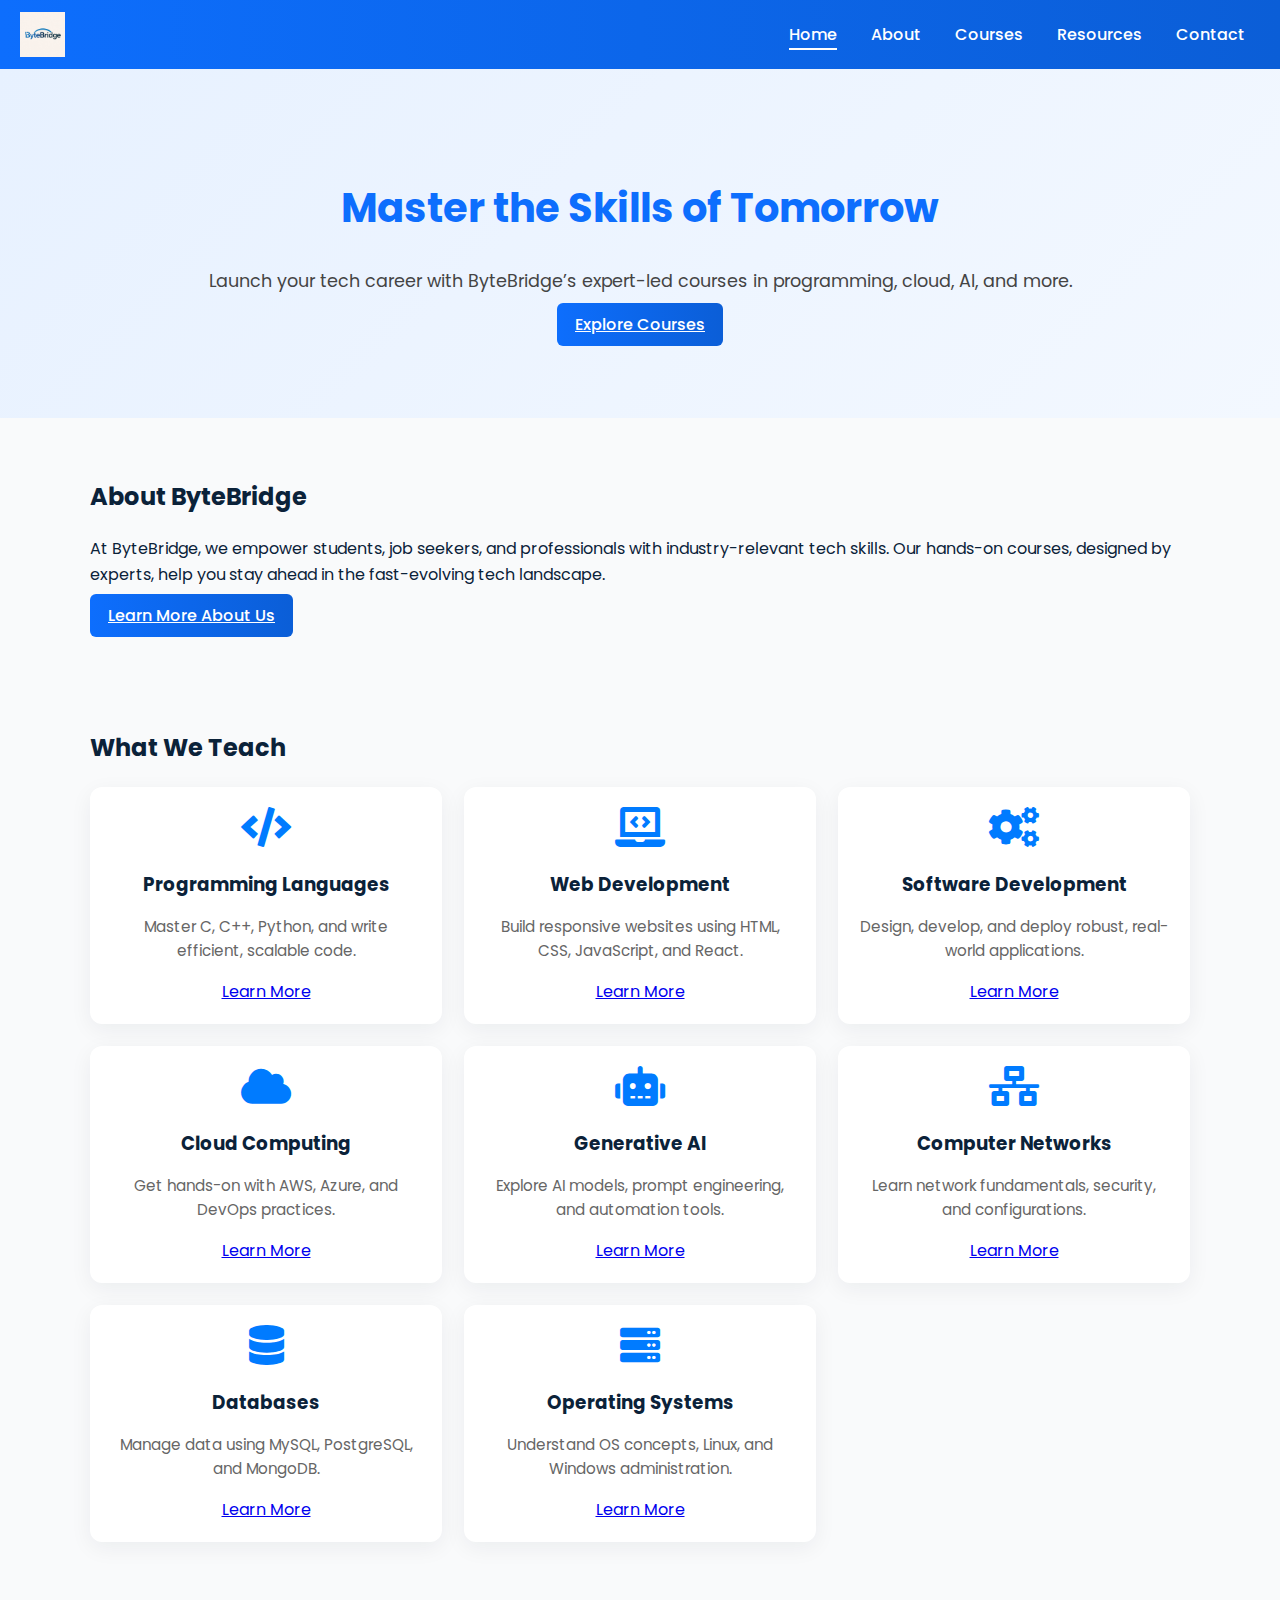
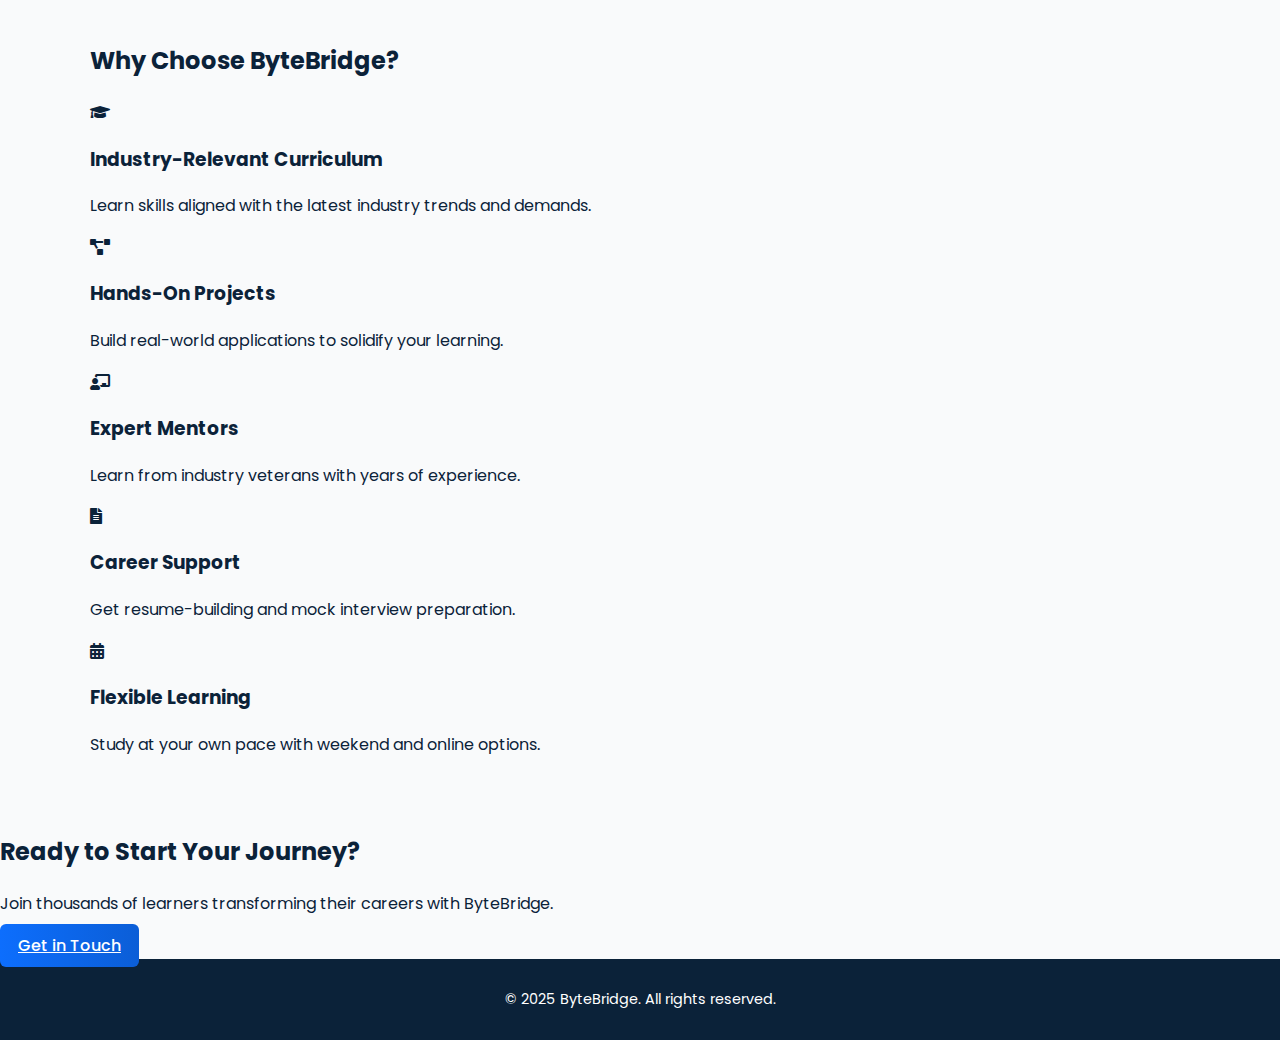
<file: index.html>
<!DOCTYPE html>
<html lang="en">
<head>
  <meta charset="UTF-8">
  <meta name="viewport" content="width=device-width, initial-scale=1.0">
  <title>ByteBridge - Learn, Build, Innovate</title>
  <link rel="stylesheet" href="css/style.css">
  <link rel="stylesheet" href="https://cdnjs.cloudflare.com/ajax/libs/font-awesome/5.15.4/css/all.min.css">
</head>
<body>
  <header>
    <img src="images/logo.jpeg" alt="ByteBridge Logo" class="logo">
    <nav>
      <a href="index.html" class="active">Home</a>
      <a href="about.html">About</a>
      <a href="courses.html">Courses</a>
      <a href="resources.html">Resources</a>
      <a href="contact.html">Contact</a>
    </nav>
  </header>

  <section class="hero">
    <div class="hero-content">
      <h1>Master the Skills of Tomorrow</h1>
      <p>Launch your tech career with ByteBridge’s expert-led courses in programming, cloud, AI, and more.</p>
      <a href="courses.html" class="btn">Explore Courses</a>
    </div>
  </section>

  <section class="content about-section">
    <h2>About ByteBridge</h2>
    <p>At ByteBridge, we empower students, job seekers, and professionals with industry-relevant tech skills. Our hands-on courses, designed by experts, help you stay ahead in the fast-evolving tech landscape.</p>
    <a href="about.html" class="btn secondary">Learn More About Us</a>
  </section>

  <section class="content courses-section">
    <h2>What We Teach</h2>
    <div class="course-grid">
      <div class="course-card show" data-category="programming">
        <i class="fas fa-code"></i>
        <h3>Programming Languages</h3>
        <p>Master C, C++, Python, and write efficient, scalable code.</p>
        <a href="courses.html" class="learn-more">Learn More</a>
      </div>
      <div class="course-card show" data-category="web">
        <i class="fas fa-laptop-code"></i>
        <h3>Web Development</h3>
        <p>Build responsive websites using HTML, CSS, JavaScript, and React.</p>
        <a href="courses.html" class="learn-more">Learn More</a>
      </div>
      <div class="course-card show" data-category="software">
        <i class="fas fa-cogs"></i>
        <h3>Software Development</h3>
        <p>Design, develop, and deploy robust, real-world applications.</p>
        <a href="courses.html" class="learn-more">Learn More</a>
      </div>
      <div class="course-card show" data-category="cloud">
        <i class="fas fa-cloud"></i>
        <h3>Cloud Computing</h3>
        <p>Get hands-on with AWS, Azure, and DevOps practices.</p>
        <a href="courses.html" class="learn-more">Learn More</a>
      </div>
      <div class="course-card show" data-category="generative-ai">
        <i class="fas fa-robot"></i>
        <h3>Generative AI</h3>
        <p>Explore AI models, prompt engineering, and automation tools.</p>
        <a href="courses.html" class="learn-more">Learn More</a>
      </div>
      <div class="course-card show" data-category="networks">
        <i class="fas fa-network-wired"></i>
        <h3>Computer Networks</h3>
        <p>Learn network fundamentals, security, and configurations.</p>
        <a href="courses.html" class="learn-more">Learn More</a>
      </div>
      <div class="course-card show" data-category="databases">
        <i class="fas fa-database"></i>
        <h3>Databases</h3>
        <p>Manage data using MySQL, PostgreSQL, and MongoDB.</p>
        <a href="courses.html" class="learn-more">Learn More</a>
      </div>
      <div class="course-card show" data-category="os">
        <i class="fas fa-server"></i>
        <h3>Operating Systems</h3>
        <p>Understand OS concepts, Linux, and Windows administration.</p>
        <a href="courses.html" class="learn-more">Learn More</a>
      </div>
    </div>
  </section>

  <section class="content why-choose-section">
    <h2>Why Choose ByteBridge?</h2>
    <div class="why-choose-grid">
      <div class="why-choose-card show">
        <i class="fas fa-graduation-cap"></i>
        <h3>Industry-Relevant Curriculum</h3>
        <p>Learn skills aligned with the latest industry trends and demands.</p>
      </div>
      <div class="why-choose-card show">
        <i class="fas fa-project-diagram"></i>
        <h3>Hands-On Projects</h3>
        <p>Build real-world applications to solidify your learning.</p>
      </div>
      <div class="why-choose-card show">
        <i class="fas fa-chalkboard-teacher"></i>
        <h3>Expert Mentors</h3>
        <p>Learn from industry veterans with years of experience.</p>
      </div>
      <div class="why-choose-card show">
        <i class="fas fa-file-alt"></i>
        <h3>Career Support</h3>
        <p>Get resume-building and mock interview preparation.</p>
      </div>
      <div class="why-choose-card show">
        <i class="fas fa-calendar-alt"></i>
        <h3>Flexible Learning</h3>
        <p>Study at your own pace with weekend and online options.</p>
      </div>
    </div>
  </section>

  <section class="cta-section">
    <h2>Ready to Start Your Journey?</h2>
    <p>Join thousands of learners transforming their careers with ByteBridge.</p>
    <a href="contact.html" class="btn">Get in Touch</a>
  </section>

  <footer>
    <p>&copy; 2025 ByteBridge. All rights reserved.</p>
  </footer>

  <script src="js/script.js"></script>
</body>
</html>
</file>
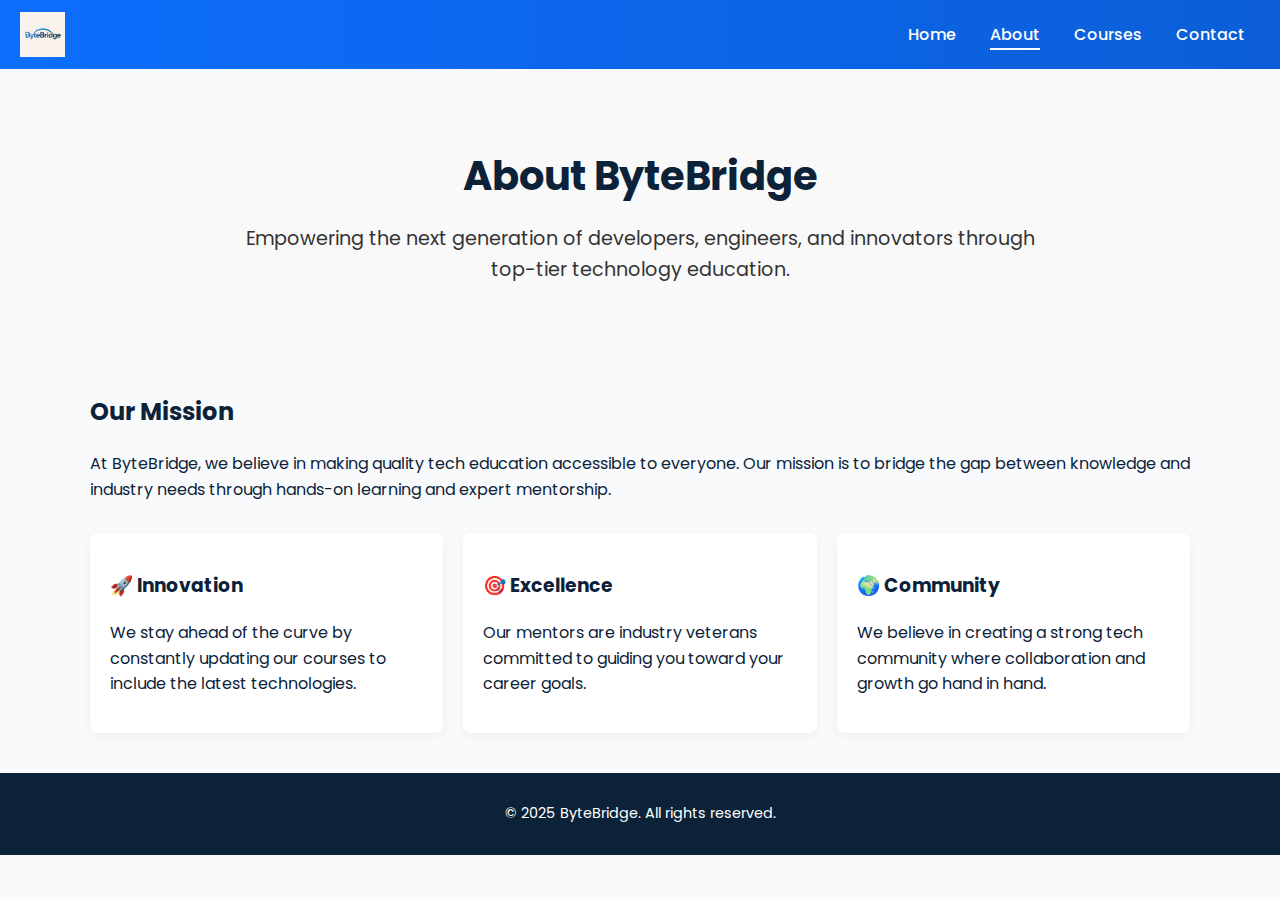
<file: about.html>
<!DOCTYPE html>
<html lang="en">
<head>
  <meta charset="UTF-8">
  <meta name="viewport" content="width=device-width, initial-scale=1.0">
  <title>About Us - ByteBridge</title>
  <link rel="stylesheet" href="css/style.css">
</head>
<body>
  <header>
    <img src="images/logo.jpeg" alt="ByteBridge Logo" class="logo">
    <nav>
      <a href="index.html">Home</a>
      <a href="about.html" class="active">About</a>
      <a href="courses.html">Courses</a>
      <a href="contact.html">Contact</a>
    </nav>
  </header>

 <section class="about-hero">
  <div class="about-text">
    <h1>About ByteBridge</h1>
    <p>Empowering the next generation of developers, engineers, and innovators through top-tier technology education.</p>
  </div>
</section>

<section class="content">
  <h2>Our Mission</h2>
  <p>At ByteBridge, we believe in making quality tech education accessible to everyone. Our mission is to bridge the gap between knowledge and industry needs through hands-on learning and expert mentorship.</p>

  <div class="values-grid">
    <div class="value-card">
      <h3>🚀 Innovation</h3>
      <p>We stay ahead of the curve by constantly updating our courses to include the latest technologies.</p>
    </div>
    <div class="value-card">
      <h3>🎯 Excellence</h3>
      <p>Our mentors are industry veterans committed to guiding you toward your career goals.</p>
    </div>
    <div class="value-card">
      <h3>🌍 Community</h3>
      <p>We believe in creating a strong tech community where collaboration and growth go hand in hand.</p>
    </div>
  </div>
</section>


  <footer>
    <p>&copy; 2025 ByteBridge. All rights reserved.</p>
  </footer>
</body>
</html>
</file>
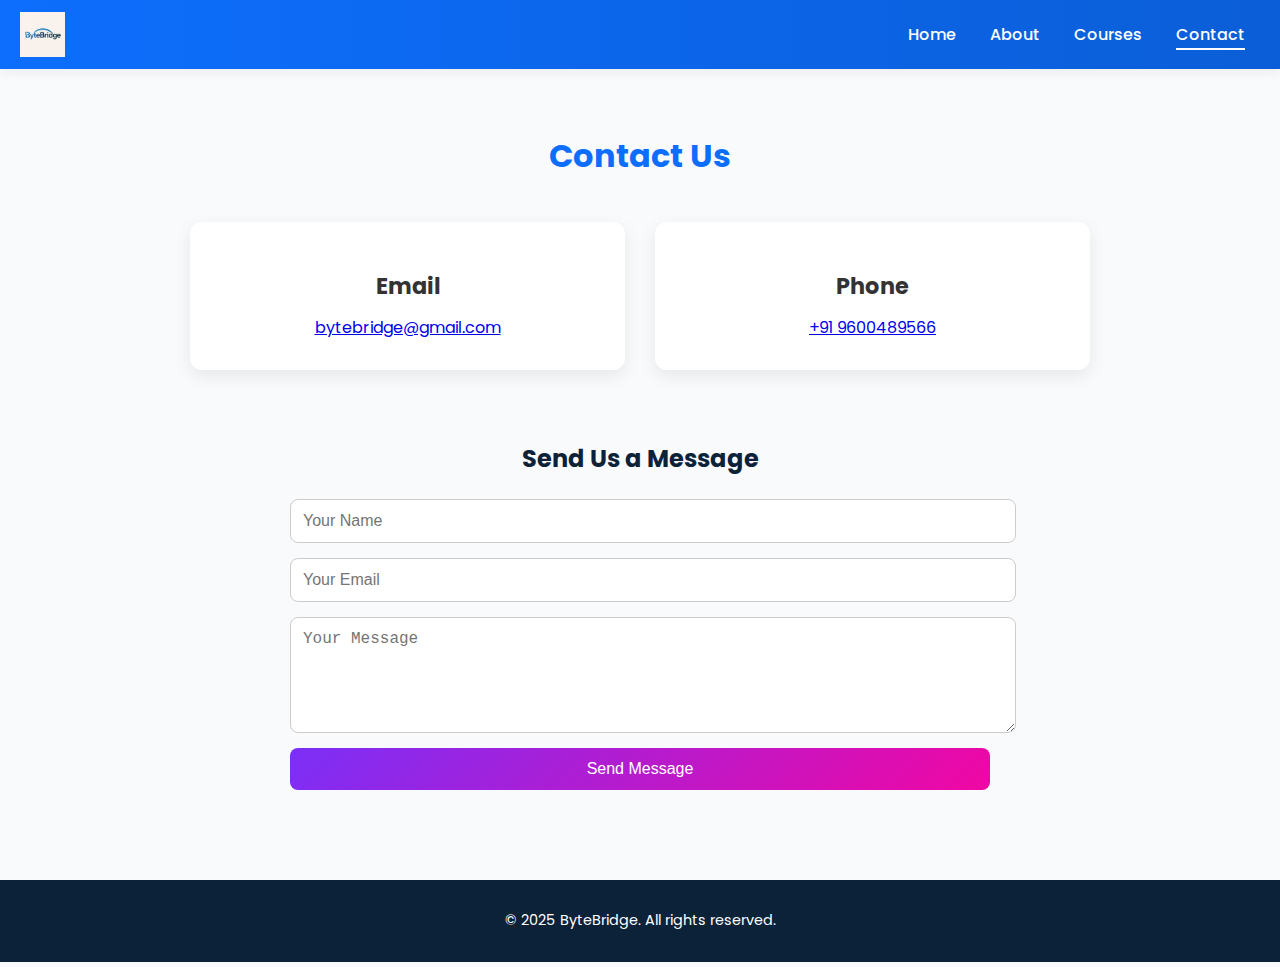
<file: contact.html>
<!DOCTYPE html>
<html lang="en">
<head>
  <meta charset="UTF-8">
  <meta name="viewport" content="width=device-width, initial-scale=1.0">
  <title>Contact - ByteBridge</title>
  <link rel="stylesheet" href="css/style.css">
  <style>
    .contact-container {
      max-width: 900px;
      margin: auto;
      padding: 20px;
      display: grid;
      grid-template-columns: repeat(auto-fit, minmax(300px, 1fr));
      gap: 30px;
    }

    .contact-card {
      background: white;
      padding: 25px;
      border-radius: 12px;
      box-shadow: 0 6px 18px rgba(0, 0, 0, 0.08);
      transition: transform 0.3s ease, box-shadow 0.3s ease;
      text-align: center;
    }

    .contact-card:hover {
      transform: translateY(-5px);
      box-shadow: 0 10px 25px rgba(0, 0, 0, 0.12);
    }

    .contact-card h3 {
      margin-bottom: 10px;
      font-size: 1.4rem;
      color: #333;
    }

    .contact-card p {
      margin: 5px 0;
      font-size: 1rem;
      color: #555;
    }

    .contact-form {
      display: flex;
      flex-direction: column;
      gap: 15px;
    }

    .contact-form input,
    .contact-form textarea {
      padding: 12px;
      border: 1px solid #ccc;
      border-radius: 8px;
      font-size: 1rem;
      width: 100%;
    }

    .contact-form button {
      background: linear-gradient(135deg, #7b2ff7, #f107a3);
      color: white;
      padding: 12px;
      border: none;
      border-radius: 8px;
      cursor: pointer;
      font-size: 1rem;
      transition: background 0.3s ease;
    }

    .contact-form button:hover {
      background: linear-gradient(135deg, #f107a3, #7b2ff7);
    }
  </style>
</head>
<body>
  <header>
    <img src="images/logo.jpeg" alt="ByteBridge Logo" class="logo">
    <nav>
      <a href="index.html">Home</a>
      <a href="about.html">About</a>
      <a href="courses.html">Courses</a>
      <a href="contact.html" class="active">Contact</a>
    </nav>
  </header>

  <section class="content">
    <h1 style="text-align:center;">Contact Us</h1>
    <div class="contact-container">
      <!-- Contact Info -->
      <div class="contact-card">
        <h3>Email</h3>
        <p><a href="mailto:bytebridge@gmail.com">bytebridge@gmail.com</a></p>
      </div>
      <div class="contact-card">
        <h3>Phone</h3>
        <p><a href="tel:+919600489566">+91 9600489566</a></p>
      </div>
    </div>

    <!-- Contact Form -->
    <div style="max-width:700px;margin:50px auto;">
      <h2 style="text-align:center;margin-bottom:20px;">Send Us a Message</h2>
      <form class="contact-form">
        <input type="text" placeholder="Your Name" required>
        <input type="email" placeholder="Your Email" required>
        <textarea rows="5" placeholder="Your Message" required></textarea>
        <button type="submit">Send Message</button>
      </form>
    </div>
  </section>

  <footer>
    <p>&copy; 2025 ByteBridge. All rights reserved.</p>
  </footer>
</body>
</html>
</file>
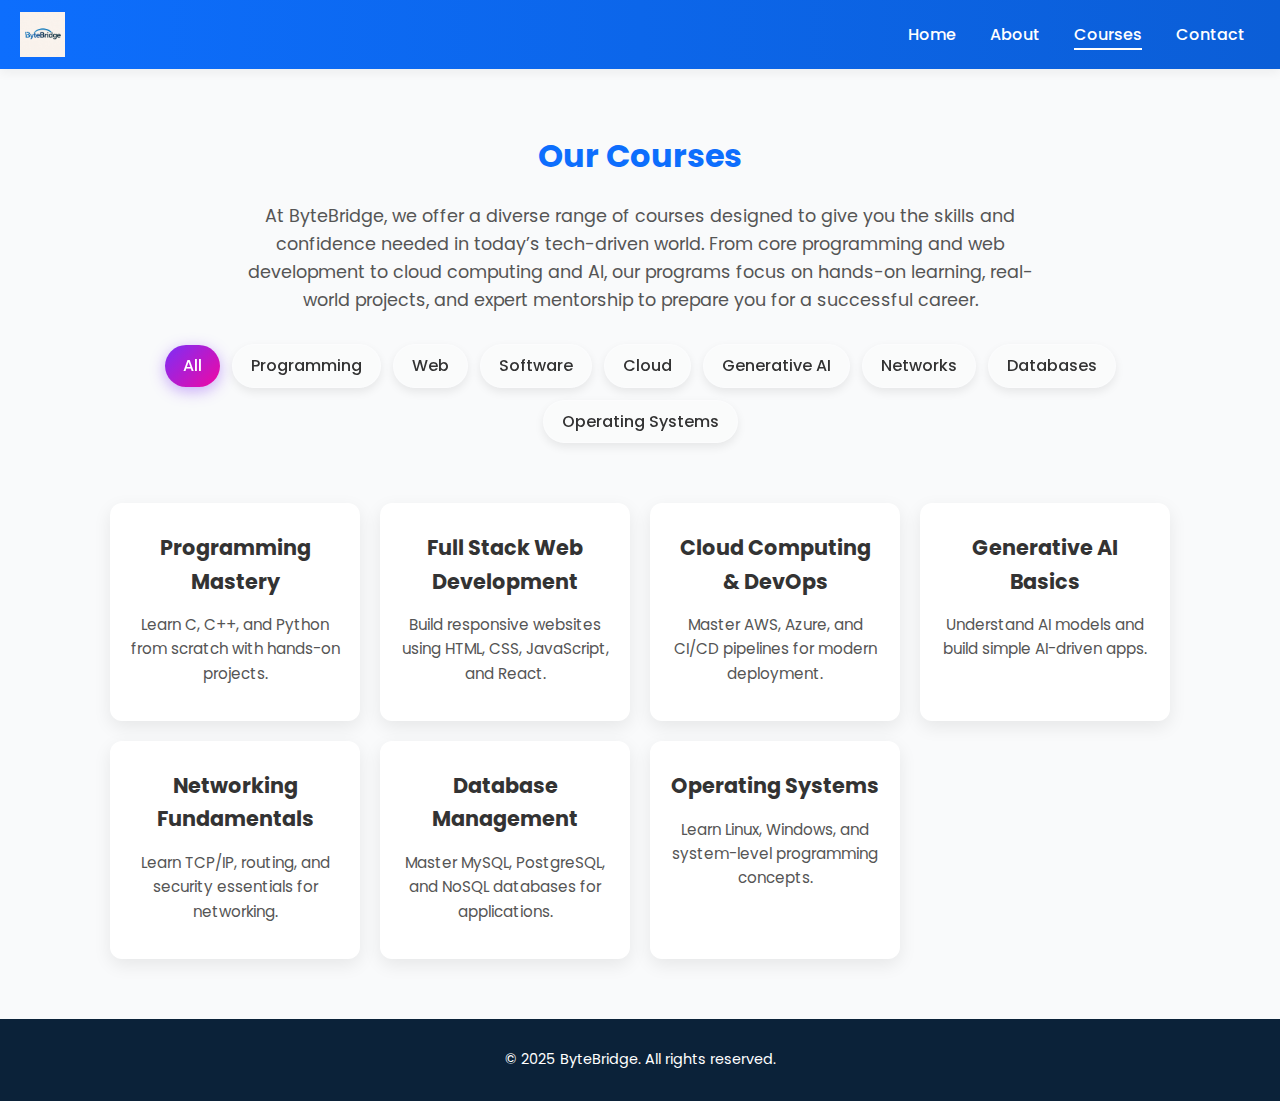
<file: courses.html>
<!DOCTYPE html>
<html lang="en">
<head>
  <meta charset="UTF-8">
  <meta name="viewport" content="width=device-width, initial-scale=1.0">
  <title>Courses - ByteBridge</title>
  <link rel="stylesheet" href="css/style.css">
  <style>
    /* Intro Text */
    .intro-text {
      max-width: 800px;
      margin: 0 auto 30px;
      text-align: center;
      font-size: 1.1rem;
      color: #555;
      line-height: 1.6;
    }

    /* Filter bar */
    .filter-bar {
      display: flex;
      justify-content: center;
      flex-wrap: wrap;
      gap: 12px;
      margin-bottom: 40px;
    }

    /* Glassmorphism filter pills */
    .filter-pill {
      padding: 8px 18px;
      border-radius: 50px;
      backdrop-filter: blur(10px);
      background: rgba(255, 255, 255, 0.2);
      border: 1px solid rgba(255, 255, 255, 0.3);
      color: #333;
      cursor: pointer;
      font-weight: 500;
      transition: all 0.3s ease;
      box-shadow: 0 4px 10px rgba(0,0,0,0.08);
    }

    .filter-pill.active {
      background: linear-gradient(135deg, #7b2ff7, #f107a3);
      color: white;
      border: none;
      box-shadow: 0 4px 15px rgba(123, 47, 247, 0.4);
    }

    .filter-pill:hover {
      transform: translateY(-2px);
    }

    /* Course cards styling */
    .courses-container {
      display: grid;
      grid-template-columns: repeat(auto-fit, minmax(250px, 1fr));
      gap: 20px;
      padding: 20px;
      max-width: 1100px;
      margin: auto;
    }

    .course-card {
      background: white;
      border-radius: 12px;
      box-shadow: 0 6px 18px rgba(0, 0, 0, 0.08);
      padding: 20px;
      text-align: center;
      opacity: 0;
      transform: translateY(20px);
      transition: all 0.4s ease;
    }

    .course-card.show {
      opacity: 1;
      transform: translateY(0);
    }

    .course-card.hidden {
      display: none;
    }

    .course-card h3 {
      margin-bottom: 10px;
      font-size: 1.3rem;
      color: #333;
    }

    .course-card p {
      color: #555;
      font-size: 0.95rem;
    }

    .course-card:hover {
      transform: translateY(-5px);
      box-shadow: 0 10px 20px rgba(0, 0, 0, 0.12);
    }
  </style>
</head>
<body>
  <header>
    <img src="images/logo.jpeg" alt="ByteBridge Logo" class="logo">
    <nav>
      <a href="index.html">Home</a>
      <a href="about.html">About</a>
      <a href="courses.html" class="active">Courses</a>
      <a href="contact.html">Contact</a>
    </nav>
  </header>

  <section class="content">
    <h1 style="text-align:center;">Our Courses</h1>
    <p class="intro-text">
      At ByteBridge, we offer a diverse range of courses designed to give you the skills and confidence
      needed in today’s tech-driven world. From core programming and web development to cloud computing
      and AI, our programs focus on hands-on learning, real-world projects, and expert mentorship to
      prepare you for a successful career.
    </p>

    <!-- Filter Buttons -->
    <div class="filter-bar">
      <span class="filter-pill active" data-filter="all">All</span>
      <span class="filter-pill" data-filter="programming">Programming</span>
      <span class="filter-pill" data-filter="web">Web</span>
      <span class="filter-pill" data-filter="software">Software</span>
      <span class="filter-pill" data-filter="cloud">Cloud</span>
      <span class="filter-pill" data-filter="generative-ai">Generative AI</span>
      <span class="filter-pill" data-filter="networks">Networks</span>
      <span class="filter-pill" data-filter="databases">Databases</span>
      <span class="filter-pill" data-filter="os">Operating Systems</span>
    </div>

    <!-- Course Cards -->
    <div class="courses-container">
      <div class="course-card" data-category="programming">
        <h3>Programming Mastery</h3>
        <p>Learn C, C++, and Python from scratch with hands-on projects.</p>
      </div>

      <div class="course-card" data-category="web">
        <h3>Full Stack Web Development</h3>
        <p>Build responsive websites using HTML, CSS, JavaScript, and React.</p>
      </div>

      <div class="course-card" data-category="cloud">
        <h3>Cloud Computing & DevOps</h3>
        <p>Master AWS, Azure, and CI/CD pipelines for modern deployment.</p>
      </div>

      <div class="course-card" data-category="generative-ai">
        <h3>Generative AI Basics</h3>
        <p>Understand AI models and build simple AI-driven apps.</p>
      </div>

      <div class="course-card" data-category="networks">
        <h3>Networking Fundamentals</h3>
        <p>Learn TCP/IP, routing, and security essentials for networking.</p>
      </div>

      <div class="course-card" data-category="databases">
        <h3>Database Management</h3>
        <p>Master MySQL, PostgreSQL, and NoSQL databases for applications.</p>
      </div>

      <div class="course-card" data-category="os">
        <h3>Operating Systems</h3>
        <p>Learn Linux, Windows, and system-level programming concepts.</p>
      </div>
    </div>
  </section>

  <footer>
    <p>&copy; 2025 ByteBridge. All rights reserved.</p>
  </footer>

  <script src="js/script.js"></script>
</body>
</html>
</file>
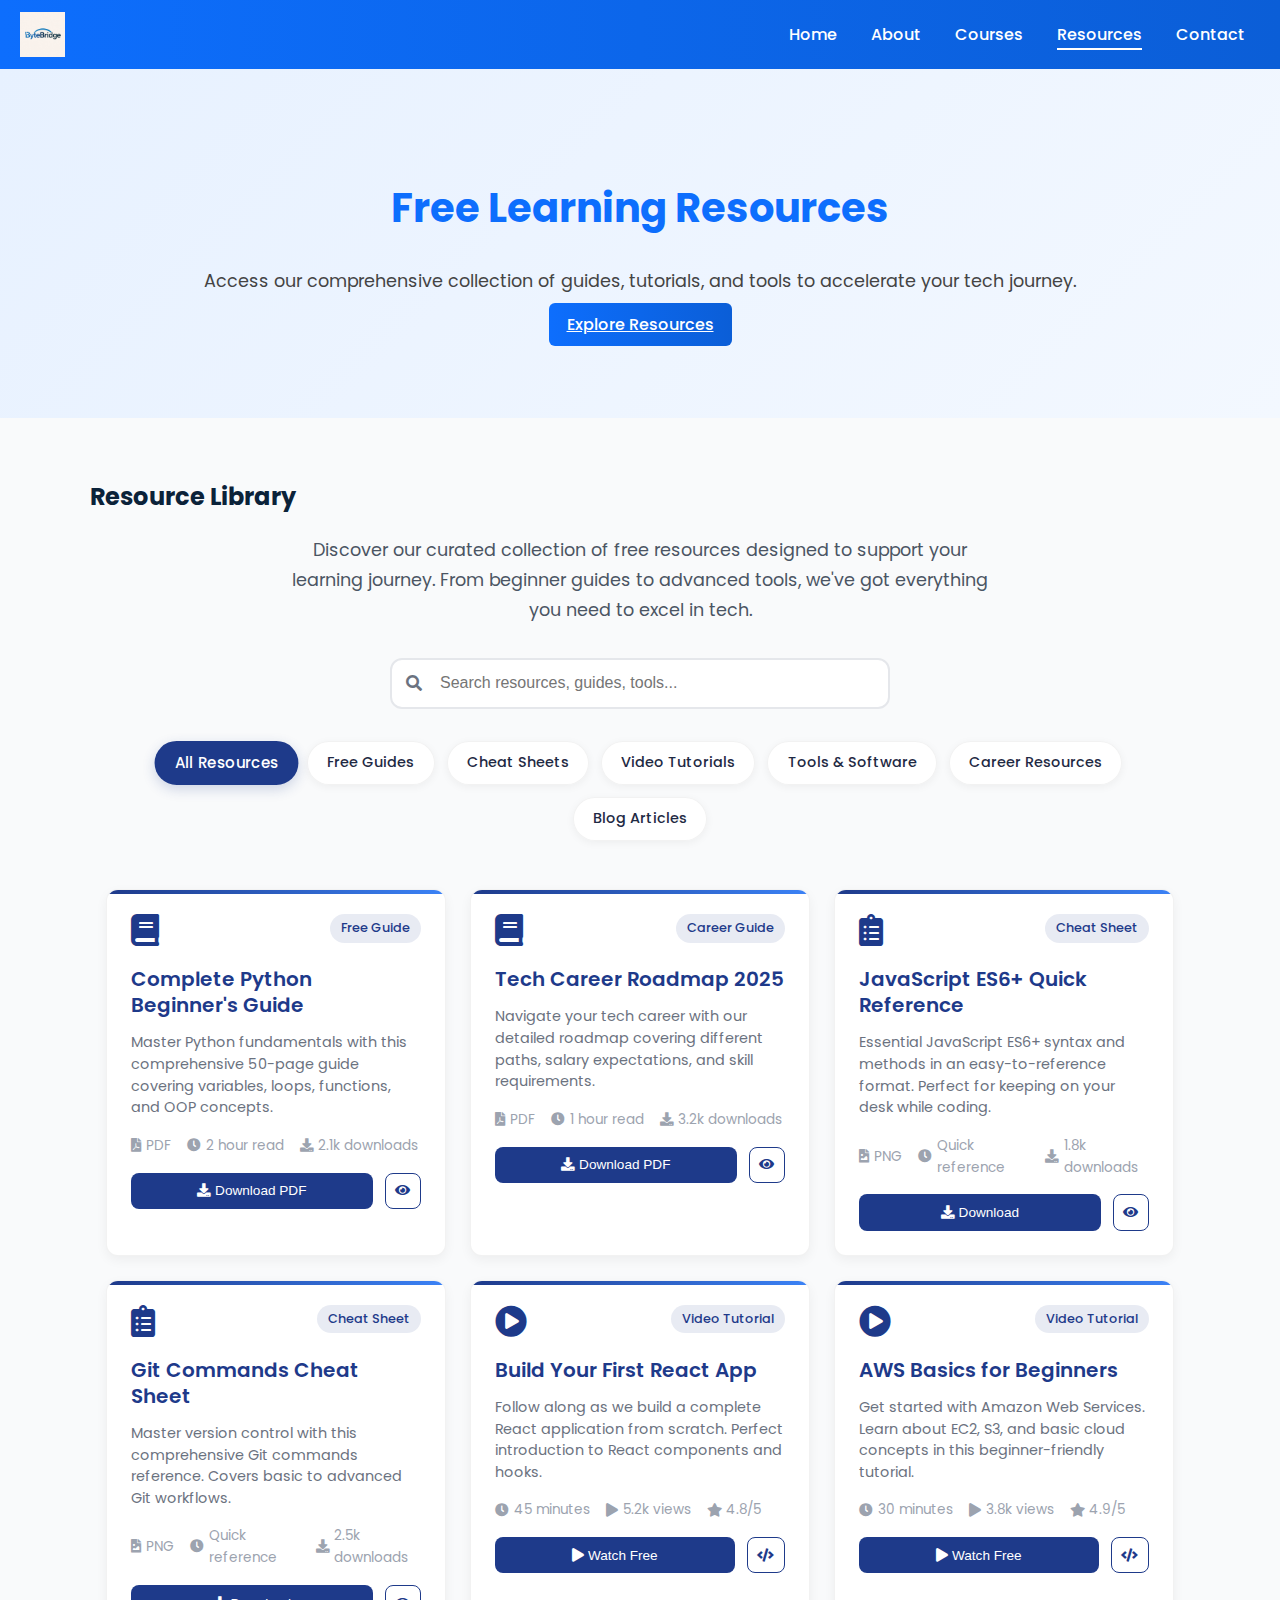
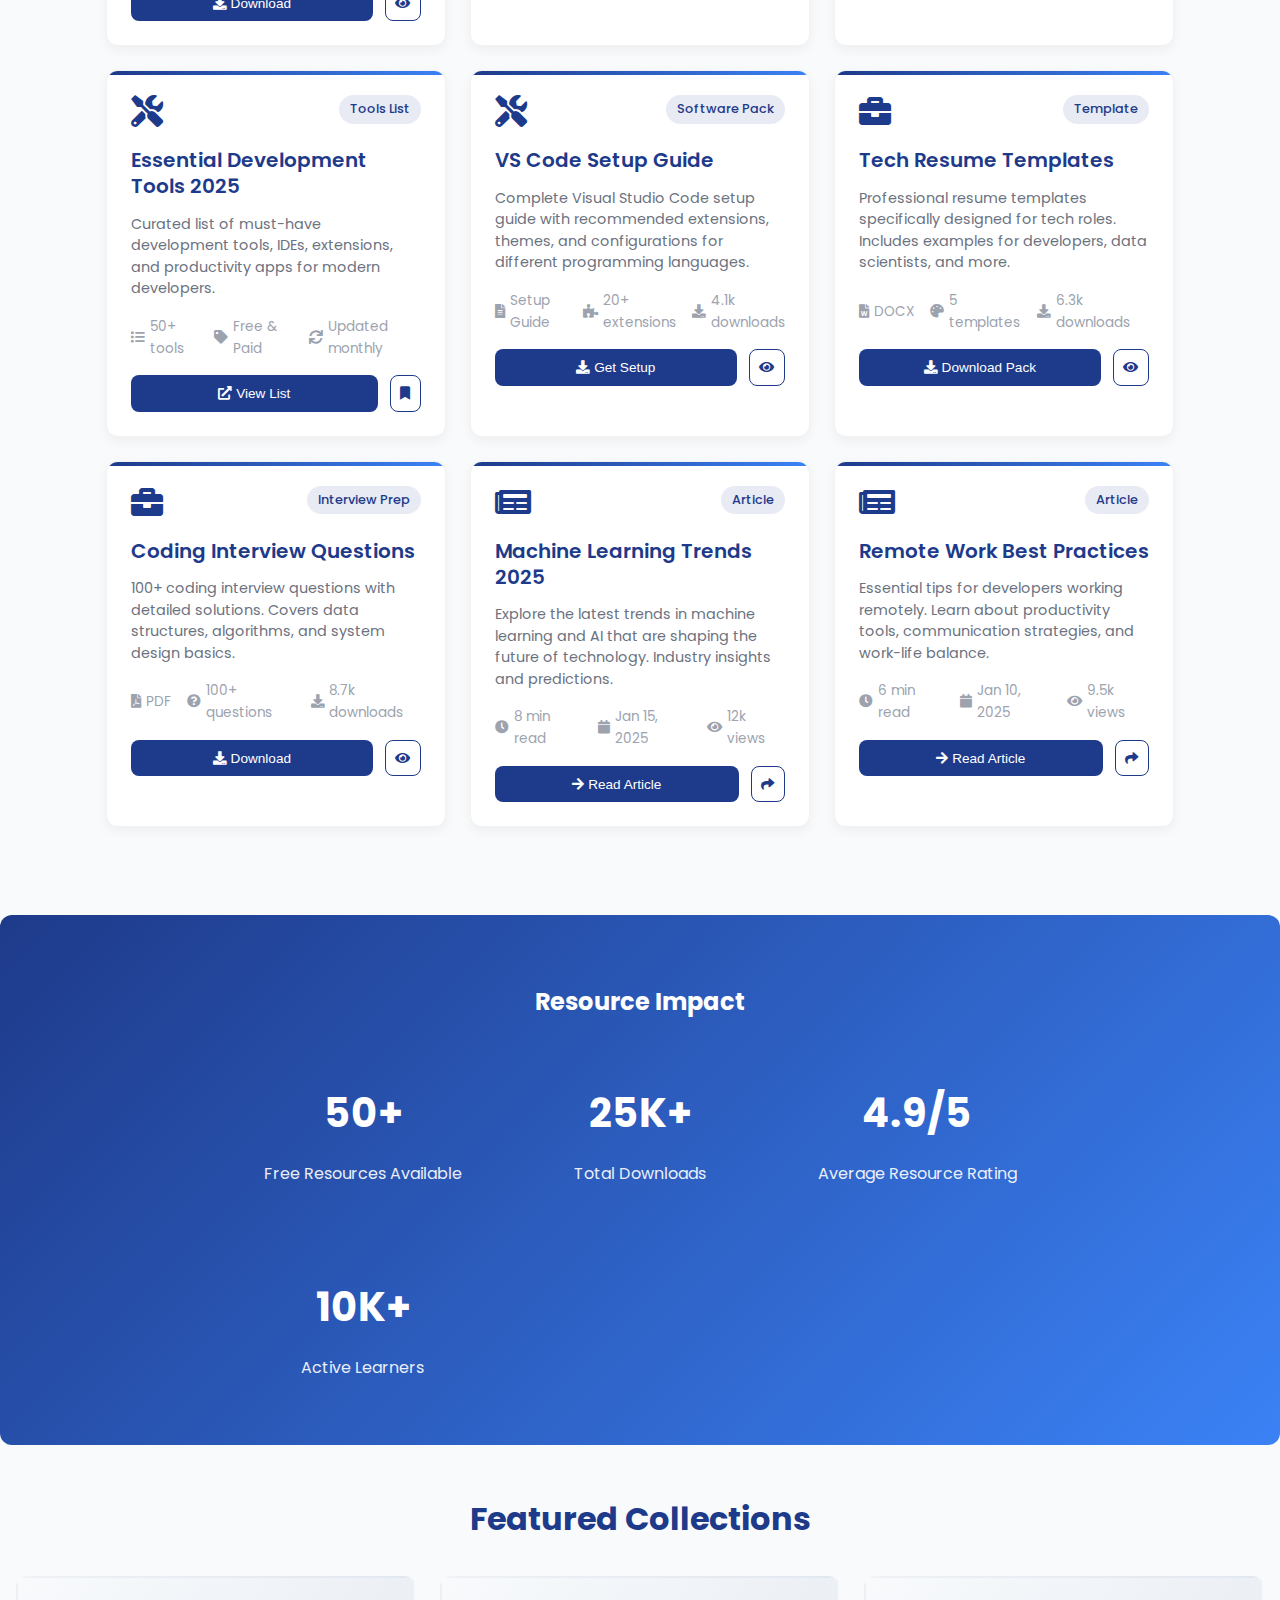
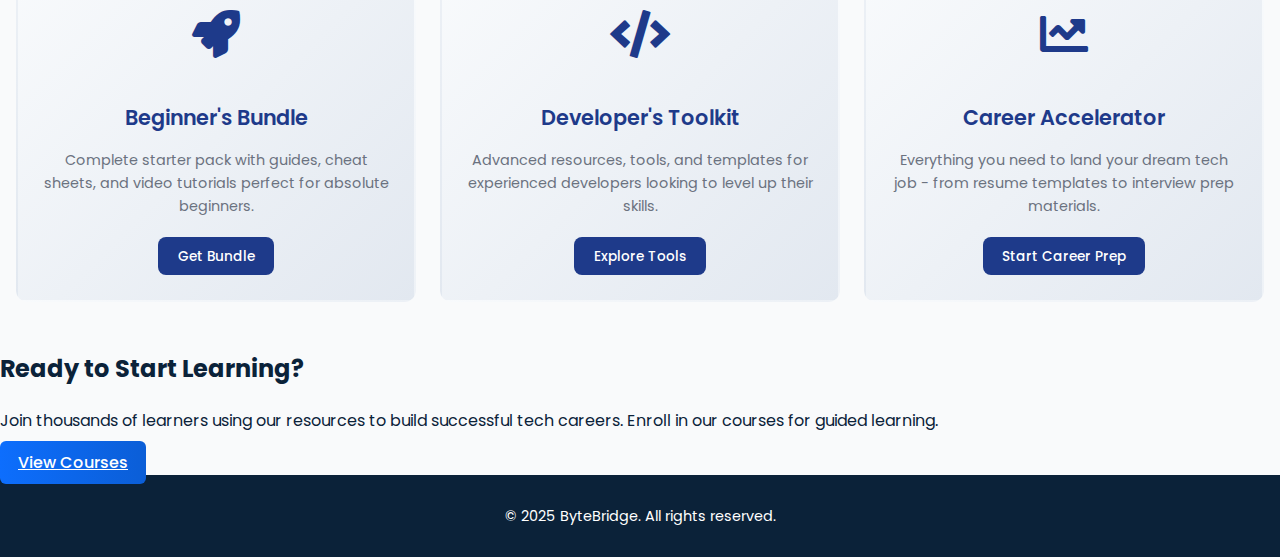
<file: resources.html>
<!DOCTYPE html>
<html lang="en">
<head>
  <meta charset="UTF-8">
  <meta name="viewport" content="width=device-width, initial-scale=1.0">
  <title>Resources - ByteBridge</title>
  <link rel="stylesheet" href="css/style.css">
  <link rel="stylesheet" href="https://cdnjs.cloudflare.com/ajax/libs/font-awesome/5.15.4/css/all.min.css">
  <style>
    /* Additional styles for resources page while maintaining theme consistency */
    .intro-text {
      max-width: 700px;
      margin: 0 auto 2rem;
      text-align: center;
      font-size: 1.1rem;
      color: #4b5563;
      line-height: 1.7;
    }

    .search-bar {
      max-width: 500px;
      margin: 0 auto 2rem;
      position: relative;
    }

    .search-input {
      width: 100%;
      padding: 0.9rem 1rem 0.9rem 3rem;
      border: 2px solid #e5e7eb;
      border-radius: 12px;
      font-size: 1rem;
      background: white;
      transition: all 0.3s ease;
      box-sizing: border-box;
    }

    .search-input:focus {
      border-color: #1e3a8a;
      outline: none;
      box-shadow: 0 0 0 3px rgba(30, 58, 138, 0.1);
    }

    .search-icon {
      position: absolute;
      left: 1rem;
      top: 50%;
      transform: translateY(-50%);
      color: #6b7280;
      font-size: 1rem;
    }

    .filter-bar {
      display: flex;
      justify-content: center;
      flex-wrap: wrap;
      gap: 0.75rem;
      margin-bottom: 3rem;
      padding: 0 1rem;
    }

    .filter-pill {
      padding: 0.6rem 1.2rem;
      border-radius: 9999px;
      background: rgba(255, 255, 255, 0.9);
      border: 1px solid rgba(0, 0, 0, 0.05);
      color: #1f2a44;
      font-size: 0.9rem;
      font-weight: 500;
      cursor: pointer;
      transition: all 0.3s ease;
      box-shadow: 0 2px 8px rgba(0, 0, 0, 0.05);
    }

    .filter-pill.active {
      background: #1e3a8a;
      color: white;
      border: none;
      box-shadow: 0 4px 12px rgba(30, 58, 138, 0.2);
      transform: scale(1.05);
    }

    .filter-pill:hover {
      transform: translateY(-2px) scale(1.05);
      box-shadow: 0 4px 12px rgba(0, 0, 0, 0.1);
    }

    .resources-grid {
      display: grid;
      grid-template-columns: repeat(auto-fit, minmax(300px, 1fr));
      gap: 1.5rem;
      padding: 0 1rem;
    }

    .resource-card {
      background: white;
      border-radius: 12px;
      padding: 1.5rem;
      box-shadow: 0 4px 12px rgba(0, 0, 0, 0.05);
      border: 1px solid rgba(0, 0, 0, 0.05);
      transition: all 0.4s ease;
      position: relative;
      overflow: hidden;
    }

    .resource-card::before {
      content: '';
      position: absolute;
      top: 0;
      left: 0;
      right: 0;
      height: 4px;
      background: linear-gradient(90deg, #1e3a8a, #3b82f6);
    }

    .resource-card.hidden {
      display: none;
    }

    .resource-card:hover {
      transform: translateY(-5px);
      box-shadow: 0 8px 20px rgba(0, 0, 0, 0.12);
    }

    .resource-header {
      display: flex;
      align-items: flex-start;
      justify-content: space-between;
      margin-bottom: 1rem;
    }

    .resource-icon {
      font-size: 2rem;
      color: #1e3a8a;
      margin-right: 1rem;
      flex-shrink: 0;
    }

    .resource-type {
      font-size: 0.8rem;
      background: rgba(30, 58, 138, 0.1);
      color: #1e3a8a;
      padding: 0.25rem 0.7rem;
      border-radius: 9999px;
      font-weight: 500;
      flex-shrink: 0;
    }

    .resource-card h3 {
      font-size: 1.25rem;
      font-weight: 600;
      color: #1e3a8a;
      margin-bottom: 0.5rem;
      line-height: 1.3;
    }

    .resource-description {
      font-size: 0.9rem;
      color: #6b7280;
      margin-bottom: 1rem;
      line-height: 1.5;
    }

    .resource-meta {
      display: flex;
      align-items: center;
      gap: 1rem;
      margin-bottom: 1rem;
      font-size: 0.85rem;
      color: #9ca3af;
    }

    .resource-meta span {
      display: flex;
      align-items: center;
      gap: 0.3rem;
    }

    .resource-actions {
      display: flex;
      gap: 0.75rem;
      margin-top: auto;
    }

    .btn-download {
      flex: 1;
      display: inline-block;
      padding: 0.6rem 1rem;
      background: #1e3a8a;
      color: white;
      text-decoration: none;
      font-size: 0.85rem;
      font-weight: 500;
      border-radius: 8px;
      text-align: center;
      transition: all 0.3s ease;
      border: none;
      cursor: pointer;
    }

    .btn-download:hover {
      background: #3b82f6;
      transform: translateY(-1px);
    }

    .btn-preview {
      padding: 0.6rem;
      background: transparent;
      border: 1px solid #1e3a8a;
      color: #1e3a8a;
      border-radius: 8px;
      cursor: pointer;
      transition: all 0.3s ease;
    }

    .btn-preview:hover {
      background: #1e3a8a;
      color: white;
    }

    .stats-section {
      background: linear-gradient(135deg, #1e3a8a, #3b82f6);
      color: white;
      padding: 3rem 1.5rem;
      margin: 3rem 0;
      border-radius: 12px;
      text-align: center;
    }

    .stats-grid {
      display: grid;
      grid-template-columns: repeat(auto-fit, minmax(200px, 1fr));
      gap: 2rem;
      max-width: 800px;
      margin: 0 auto;
    }

    .stat-item h3 {
      font-size: 2.5rem;
      font-weight: 700;
      margin-bottom: 0.5rem;
    }

    .stat-item p {
      font-size: 1rem;
      opacity: 0.9;
    }

    .featured-section {
      margin: 3rem 0;
    }

    .featured-section h2 {
      text-align: center;
      color: #1e3a8a;
      font-size: 2rem;
      margin-bottom: 2rem;
    }

    .featured-grid {
      display: grid;
      grid-template-columns: repeat(auto-fit, minmax(280px, 1fr));
      gap: 1.5rem;
      padding: 0 1rem;
    }

    .featured-card {
      background: linear-gradient(135deg, #f8fafc, #e2e8f0);
      border-radius: 12px;
      padding: 2rem 1.5rem;
      text-align: center;
      transition: all 0.3s ease;
      border: 2px solid transparent;
    }

    .featured-card:hover {
      border-color: #1e3a8a;
      transform: translateY(-3px);
    }

    .featured-card i {
      font-size: 3rem;
      color: #1e3a8a;
      margin-bottom: 1rem;
    }

    .featured-card h4 {
      font-size: 1.3rem;
      font-weight: 600;
      color: #1e3a8a;
      margin-bottom: 0.5rem;
    }

    .featured-card p {
      color: #6b7280;
      font-size: 0.9rem;
      margin-bottom: 1.5rem;
    }

    .featured-card .btn {
      background: #1e3a8a;
      color: white;
      padding: 0.6rem 1.2rem;
      border-radius: 8px;
      text-decoration: none;
      font-size: 0.85rem;
      font-weight: 500;
      transition: all 0.3s ease;
    }

    .featured-card .btn:hover {
      background: #3b82f6;
      transform: translateY(-1px);
    }

    @media (max-width: 768px) {
      .filter-pill {
        font-size: 0.8rem;
        padding: 0.5rem 1rem;
      }

      .resources-grid {
        grid-template-columns: 1fr;
      }

      .resource-header {
        flex-direction: column;
        align-items: flex-start;
        gap: 0.5rem;
      }

      .resource-actions {
        flex-direction: column;
      }

      .stats-grid {
        grid-template-columns: repeat(2, 1fr);
      }

      .stat-item h3 {
        font-size: 2rem;
      }
    }

    @media (max-width: 480px) {
      .search-bar {
        padding: 0 1rem;
      }

      .stats-grid {
        grid-template-columns: 1fr;
        gap: 1.5rem;
      }

      .featured-grid {
        grid-template-columns: 1fr;
      }
    }
  </style>
</head>
<body>
  <header>
    <img src="images/logo.jpeg" alt="ByteBridge Logo" class="logo">
    <nav>
      <a href="index.html">Home</a>
      <a href="about.html">About</a>
      <a href="courses.html">Courses</a>
      <a href="resources.html" class="active">Resources</a>
      <a href="contact.html">Contact</a>
    </nav>
  </header>

  <section class="hero">
    <div class="hero-content">
      <h1>Free Learning Resources</h1>
      <p>Access our comprehensive collection of guides, tutorials, and tools to accelerate your tech journey.</p>
      <a href="#resources" class="btn">Explore Resources</a>
    </div>
  </section>

  <section class="content" id="resources">
    <h2>Resource Library</h2>
    <p class="intro-text">
      Discover our curated collection of free resources designed to support your learning journey. From beginner guides to advanced tools, we've got everything you need to excel in tech.
    </p>

    <div class="search-bar">
      <i class="fas fa-search search-icon"></i>
      <input type="text" class="search-input" placeholder="Search resources, guides, tools..." id="searchInput">
    </div>

    <div class="filter-bar">
      <span class="filter-pill active" data-filter="all">All Resources</span>
      <span class="filter-pill" data-filter="guides">Free Guides</span>
      <span class="filter-pill" data-filter="cheatsheets">Cheat Sheets</span>
      <span class="filter-pill" data-filter="videos">Video Tutorials</span>
      <span class="filter-pill" data-filter="tools">Tools & Software</span>
      <span class="filter-pill" data-filter="career">Career Resources</span>
      <span class="filter-pill" data-filter="articles">Blog Articles</span>
    </div>

    <div class="resources-grid" id="resourcesGrid">
      <!-- Free Guides -->
      <div class="resource-card show" data-category="guides">
        <div class="resource-header">
          <i class="fas fa-book resource-icon"></i>
          <span class="resource-type">Free Guide</span>
        </div>
        <h3>Complete Python Beginner's Guide</h3>
        <p class="resource-description">Master Python fundamentals with this comprehensive 50-page guide covering variables, loops, functions, and OOP concepts.</p>
        <div class="resource-meta">
          <span><i class="fas fa-file-pdf"></i> PDF</span>
          <span><i class="fas fa-clock"></i> 2 hour read</span>
          <span><i class="fas fa-download"></i> 2.1k downloads</span>
        </div>
        <div class="resource-actions">
          <button class="btn-download"><i class="fas fa-download"></i> Download PDF</button>
          <button class="btn-preview"><i class="fas fa-eye"></i></button>
        </div>
      </div>

      <div class="resource-card show" data-category="guides">
        <div class="resource-header">
          <i class="fas fa-book resource-icon"></i>
          <span class="resource-type">Career Guide</span>
        </div>
        <h3>Tech Career Roadmap 2025</h3>
        <p class="resource-description">Navigate your tech career with our detailed roadmap covering different paths, salary expectations, and skill requirements.</p>
        <div class="resource-meta">
          <span><i class="fas fa-file-pdf"></i> PDF</span>
          <span><i class="fas fa-clock"></i> 1 hour read</span>
          <span><i class="fas fa-download"></i> 3.2k downloads</span>
        </div>
        <div class="resource-actions">
          <button class="btn-download"><i class="fas fa-download"></i> Download PDF</button>
          <button class="btn-preview"><i class="fas fa-eye"></i></button>
        </div>
      </div>

      <!-- Cheat Sheets -->
      <div class="resource-card show" data-category="cheatsheets">
        <div class="resource-header">
          <i class="fas fa-clipboard-list resource-icon"></i>
          <span class="resource-type">Cheat Sheet</span>
        </div>
        <h3>JavaScript ES6+ Quick Reference</h3>
        <p class="resource-description">Essential JavaScript ES6+ syntax and methods in an easy-to-reference format. Perfect for keeping on your desk while coding.</p>
        <div class="resource-meta">
          <span><i class="fas fa-file-image"></i> PNG</span>
          <span><i class="fas fa-clock"></i> Quick reference</span>
          <span><i class="fas fa-download"></i> 1.8k downloads</span>
        </div>
        <div class="resource-actions">
          <button class="btn-download"><i class="fas fa-download"></i> Download</button>
          <button class="btn-preview"><i class="fas fa-eye"></i></button>
        </div>
      </div>

      <div class="resource-card show" data-category="cheatsheets">
        <div class="resource-header">
          <i class="fas fa-clipboard-list resource-icon"></i>
          <span class="resource-type">Cheat Sheet</span>
        </div>
        <h3>Git Commands Cheat Sheet</h3>
        <p class="resource-description">Master version control with this comprehensive Git commands reference. Covers basic to advanced Git workflows.</p>
        <div class="resource-meta">
          <span><i class="fas fa-file-image"></i> PNG</span>
          <span><i class="fas fa-clock"></i> Quick reference</span>
          <span><i class="fas fa-download"></i> 2.5k downloads</span>
        </div>
        <div class="resource-actions">
          <button class="btn-download"><i class="fas fa-download"></i> Download</button>
          <button class="btn-preview"><i class="fas fa-eye"></i></button>
        </div>
      </div>

      <!-- Video Tutorials -->
      <div class="resource-card show" data-category="videos">
        <div class="resource-header">
          <i class="fas fa-play-circle resource-icon"></i>
          <span class="resource-type">Video Tutorial</span>
        </div>
        <h3>Build Your First React App</h3>
        <p class="resource-description">Follow along as we build a complete React application from scratch. Perfect introduction to React components and hooks.</p>
        <div class="resource-meta">
          <span><i class="fas fa-clock"></i> 45 minutes</span>
          <span><i class="fas fa-play"></i> 5.2k views</span>
          <span><i class="fas fa-star"></i> 4.8/5</span>
        </div>
        <div class="resource-actions">
          <button class="btn-download"><i class="fas fa-play"></i> Watch Free</button>
          <button class="btn-preview"><i class="fas fa-code"></i></button>
        </div>
      </div>

      <div class="resource-card show" data-category="videos">
        <div class="resource-header">
          <i class="fas fa-play-circle resource-icon"></i>
          <span class="resource-type">Video Tutorial</span>
        </div>
        <h3>AWS Basics for Beginners</h3>
        <p class="resource-description">Get started with Amazon Web Services. Learn about EC2, S3, and basic cloud concepts in this beginner-friendly tutorial.</p>
        <div class="resource-meta">
          <span><i class="fas fa-clock"></i> 30 minutes</span>
          <span><i class="fas fa-play"></i> 3.8k views</span>
          <span><i class="fas fa-star"></i> 4.9/5</span>
        </div>
        <div class="resource-actions">
          <button class="btn-download"><i class="fas fa-play"></i> Watch Free</button>
          <button class="btn-preview"><i class="fas fa-code"></i></button>
        </div>
      </div>

      <!-- Tools & Software -->
      <div class="resource-card show" data-category="tools">
        <div class="resource-header">
          <i class="fas fa-tools resource-icon"></i>
          <span class="resource-type">Tools List</span>
        </div>
        <h3>Essential Development Tools 2025</h3>
        <p class="resource-description">Curated list of must-have development tools, IDEs, extensions, and productivity apps for modern developers.</p>
        <div class="resource-meta">
          <span><i class="fas fa-list"></i> 50+ tools</span>
          <span><i class="fas fa-tag"></i> Free & Paid</span>
          <span><i class="fas fa-sync"></i> Updated monthly</span>
        </div>
        <div class="resource-actions">
          <button class="btn-download"><i class="fas fa-external-link-alt"></i> View List</button>
          <button class="btn-preview"><i class="fas fa-bookmark"></i></button>
        </div>
      </div>

      <div class="resource-card show" data-category="tools">
        <div class="resource-header">
          <i class="fas fa-tools resource-icon"></i>
          <span class="resource-type">Software Pack</span>
        </div>
        <h3>VS Code Setup Guide</h3>
        <p class="resource-description">Complete Visual Studio Code setup guide with recommended extensions, themes, and configurations for different programming languages.</p>
        <div class="resource-meta">
          <span><i class="fas fa-file-alt"></i> Setup Guide</span>
          <span><i class="fas fa-puzzle-piece"></i> 20+ extensions</span>
          <span><i class="fas fa-download"></i> 4.1k downloads</span>
        </div>
        <div class="resource-actions">
          <button class="btn-download"><i class="fas fa-download"></i> Get Setup</button>
          <button class="btn-preview"><i class="fas fa-eye"></i></button>
        </div>
      </div>

      <!-- Career Resources -->
      <div class="resource-card show" data-category="career">
        <div class="resource-header">
          <i class="fas fa-briefcase resource-icon"></i>
          <span class="resource-type">Template</span>
        </div>
        <h3>Tech Resume Templates</h3>
        <p class="resource-description">Professional resume templates specifically designed for tech roles. Includes examples for developers, data scientists, and more.</p>
        <div class="resource-meta">
          <span><i class="fas fa-file-word"></i> DOCX</span>
          <span><i class="fas fa-palette"></i> 5 templates</span>
          <span><i class="fas fa-download"></i> 6.3k downloads</span>
        </div>
        <div class="resource-actions">
          <button class="btn-download"><i class="fas fa-download"></i> Download Pack</button>
          <button class="btn-preview"><i class="fas fa-eye"></i></button>
        </div>
      </div>

      <div class="resource-card show" data-category="career">
        <div class="resource-header">
          <i class="fas fa-briefcase resource-icon"></i>
          <span class="resource-type">Interview Prep</span>
        </div>
        <h3>Coding Interview Questions</h3>
        <p class="resource-description">100+ coding interview questions with detailed solutions. Covers data structures, algorithms, and system design basics.</p>
        <div class="resource-meta">
          <span><i class="fas fa-file-pdf"></i> PDF</span>
          <span><i class="fas fa-question-circle"></i> 100+ questions</span>
          <span><i class="fas fa-download"></i> 8.7k downloads</span>
        </div>
        <div class="resource-actions">
          <button class="btn-download"><i class="fas fa-download"></i> Download</button>
          <button class="btn-preview"><i class="fas fa-eye"></i></button>
        </div>
      </div>

      <!-- Blog Articles -->
      <div class="resource-card show" data-category="articles">
        <div class="resource-header">
          <i class="fas fa-newspaper resource-icon"></i>
          <span class="resource-type">Article</span>
        </div>
        <h3>Machine Learning Trends 2025</h3>
        <p class="resource-description">Explore the latest trends in machine learning and AI that are shaping the future of technology. Industry insights and predictions.</p>
        <div class="resource-meta">
          <span><i class="fas fa-clock"></i> 8 min read</span>
          <span><i class="fas fa-calendar"></i> Jan 15, 2025</span>
          <span><i class="fas fa-eye"></i> 12k views</span>
        </div>
        <div class="resource-actions">
          <button class="btn-download"><i class="fas fa-arrow-right"></i> Read Article</button>
          <button class="btn-preview"><i class="fas fa-share"></i></button>
        </div>
      </div>

      <div class="resource-card show" data-category="articles">
        <div class="resource-header">
          <i class="fas fa-newspaper resource-icon"></i>
          <span class="resource-type">Article</span>
        </div>
        <h3>Remote Work Best Practices</h3>
        <p class="resource-description">Essential tips for developers working remotely. Learn about productivity tools, communication strategies, and work-life balance.</p>
        <div class="resource-meta">
          <span><i class="fas fa-clock"></i> 6 min read</span>
          <span><i class="fas fa-calendar"></i> Jan 10, 2025</span>
          <span><i class="fas fa-eye"></i> 9.5k views</span>
        </div>
        <div class="resource-actions">
          <button class="btn-download"><i class="fas fa-arrow-right"></i> Read Article</button>
          <button class="btn-preview"><i class="fas fa-share"></i></button>
        </div>
      </div>
    </div>
  </section>

  <section class="stats-section">
    <h2>Resource Impact</h2>
    <div class="stats-grid">
      <div class="stat-item">
        <h3>50+</h3>
        <p>Free Resources Available</p>
      </div>
      <div class="stat-item">
        <h3>25K+</h3>
        <p>Total Downloads</p>
      </div>
      <div class="stat-item">
        <h3>4.9/5</h3>
        <p>Average Resource Rating</p>
      </div>
      <div class="stat-item">
        <h3>10K+</h3>
        <p>Active Learners</p>
      </div>
    </div>
  </section>

  <section class="featured-section">
    <h2>Featured Collections</h2>
    <div class="featured-grid">
      <div class="featured-card">
        <i class="fas fa-rocket"></i>
        <h4>Beginner's Bundle</h4>
        <p>Complete starter pack with guides, cheat sheets, and video tutorials perfect for absolute beginners.</p>
        <a href="#" class="btn">Get Bundle</a>
      </div>
      <div class="featured-card">
        <i class="fas fa-code"></i>
        <h4>Developer's Toolkit</h4>
        <p>Advanced resources, tools, and templates for experienced developers looking to level up their skills.</p>
        <a href="#" class="btn">Explore Tools</a>
      </div>
      <div class="featured-card">
        <i class="fas fa-chart-line"></i>
        <h4>Career Accelerator</h4>
        <p>Everything you need to land your dream tech job - from resume templates to interview prep materials.</p>
        <a href="#" class="btn">Start Career Prep</a>
      </div>
    </div>
  </section>

  <section class="cta-section">
    <h2>Ready to Start Learning?</h2>
    <p>Join thousands of learners using our resources to build successful tech careers. Enroll in our courses for guided learning.</p>
    <a href="courses.html" class="btn">View Courses</a>
  </section>

  <footer>
    <p>&copy; 2025 ByteBridge. All rights reserved.</p>
  </footer>

  <script src="js/script.js"></script>
  <script>
    document.addEventListener('DOMContentLoaded', () => {
      const filterPills = document.querySelectorAll('.filter-pill');
      const resourceCards = document.querySelectorAll('.resource-card');
      const searchInput = document.getElementById('searchInput');

      // Filter functionality
      filterPills.forEach(pill => {
        pill.addEventListener('click', () => {
          // Update active pill
          filterPills.forEach(p => p.classList.remove('active'));
          pill.classList.add('active');

          const filter = pill.getAttribute('data-filter');
          filterResources(filter);
        });
      });

      // Search functionality
      searchInput.addEventListener('input', (e) => {
        const searchTerm = e.target.value.toLowerCase();
        searchResources(searchTerm);
      });

      // Filter resources by category
      function filterResources(filter) {
        resourceCards.forEach((card, index) => {
          const category = card.getAttribute('data-category');
          card.classList.remove('show');
          card.classList.add('hidden');

          if (filter === 'all' || filter === category) {
            card.classList.remove('hidden');
            setTimeout(() => card.classList.add('show'), index * 50);
          }
        });
      }

      // Search resources by title and description
      function searchResources(searchTerm) {
        resourceCards.forEach((card, index) => {
          const title = card.querySelector('h3').textContent.toLowerCase();
          const description = card.querySelector('.resource-description').textContent.toLowerCase();
          
          card.classList.remove('show');
          card.classList.add('hidden');

          if (title.includes(searchTerm) || description.includes(searchTerm) || searchTerm === '') {
            card.classList.remove('hidden');
            setTimeout(() => card.classList.add('show'), index * 50);
          }
        });
      }

      // Intersection Observer for scroll animations
      const observer = new IntersectionObserver((entries) => {
        entries.forEach(entry => {
          if (entry.isIntersecting) {
            const card = entry.target;
            const index = Array.from(resourceCards).indexOf(card);
            setTimeout(() => card.classList.add('show'), index * 80);
            observer.unobserve(card);
          }
        });
      }, { threshold: 0.1 });

      resourceCards.forEach(card => observer.observe(card));

      // Download button animations
      const downloadButtons = document.querySelectorAll('.btn-download');
      downloadButtons.forEach(button => {
        button.addEventListener('click', () => {
          const originalText = button.innerHTML;
          button.innerHTML = '<i class="fas fa-spinner fa-spin"></i> Downloading...';
          button.disabled = true;

          setTimeout(() => {
            button.innerHTML = '<i class="fas fa-check"></i> Downloaded!';
            button.style.background = '#10b981';
            
            setTimeout(() => {
              button.innerHTML = originalText;
              button.style.background = '';
              button.disabled = false;
            }, 2000);
          }, 1500);
        });
      });

      // Preview button functionality
      const previewButtons = document.querySelectorAll('.btn-preview');
      previewButtons.forEach(button => {
        button.addEventListener('click', () => {
          // Simple preview modal simulation
          const card = button.closest('.resource-card');
          const title = card.querySelector('h3').textContent;
          alert(`Preview: ${title}\n\nThis would open a preview modal or redirect to a preview page in a real implementation.`);
        });
      });

      // Smooth scroll for anchor links
      const anchorLinks = document.querySelectorAll('a[href^="#"]');
      anchorLinks.forEach(link => {
        link.addEventListener('click', (e) => {
          e.preventDefault();
          const targetId = link.getAttribute('href').substring(1);
          const targetElement = document.getElementById(targetId);
          if (targetElement) {
            targetElement.scrollIntoView({
              behavior: 'smooth',
              block: 'start'
            });
          }
        });
      });

      // Stats counter animation
      const statItems = document.querySelectorAll('.stat-item h3');
      const statsObserver = new IntersectionObserver((entries) => {
        entries.forEach(entry => {
          if (entry.isIntersecting) {
            const target = entry.target;
            const finalNumber = target.textContent;
            animateCounter(target, finalNumber);
            statsObserver.unobserve(target);
          }
        });
      }, { threshold: 0.5 });

      statItems.forEach(item => statsObserver.observe(item));

      function animateCounter(element, finalText) {
        const number = parseInt(finalText.replace(/\D/g, ''));
        const suffix = finalText.replace(/[\d.]/g, '');
        let current = 0;
        const increment = number / 30;
        
        const timer = setInterval(() => {
          current += increment;
          if (current >= number) {
            element.textContent = finalText;
            clearInterval(timer);
          } else {
            element.textContent = Math.floor(current) + suffix;
          }
        }, 50);
      }
    });
  </script>
</body>
</html>
</file>
<file: css/style.css>
/* Import a clean professional font */
@import url('https://fonts.googleapis.com/css2?family=Poppins:wght@400;500;600;700&display=swap');

/* Global Styles */
body {
  font-family: 'Poppins', sans-serif;
  margin: 0;
  background: #f9fafb;
  color: #0b2239;
  line-height: 1.6;
}

/* Header */
header {
  display: flex;
  justify-content: space-between;
  align-items: center;
  background: linear-gradient(90deg, #0d6efd, #0b5ed7);
  padding: 12px 20px;
  box-shadow: 0 4px 10px rgba(0, 0, 0, 0.05);
}

.logo {
  height: 45px;
}

nav a {
  color: #ffffff;
  text-decoration: none;
  margin: 0 15px;
  font-weight: 500;
  position: relative;
  transition: color 0.3s ease;
}

nav a::after {
  content: "";
  position: absolute;
  width: 0%;
  height: 2px;
  background: white;
  left: 0;
  bottom: -4px;
  transition: width 0.3s ease;
}

nav a:hover::after,
nav a.active::after {
  width: 100%;
}

/* Hero Section */
.hero {
  padding: 80px 20px;
  text-align: center;
  background: linear-gradient(135deg, #e7f1ff, #f3f8ff);
}

.hero h1 {
  font-size: 2.5rem;
  color: #0d6efd;
}

.hero p {
  font-size: 1.1rem;
  color: #444;
  margin-top: 10px;
}

/* Content */
.content {
  padding: 40px 20px;
  max-width: 1100px;
  margin: auto;
}

.content h1 {
  color: #0d6efd;
  margin-bottom: 20px;
}

ul {
  list-style-type: none;
  padding: 0;
}

ul li {
  background: #ffffff;
  padding: 15px 20px;
  margin-bottom: 12px;
  border-radius: 8px;
  box-shadow: 0 3px 8px rgba(0,0,0,0.05);
  transition: transform 0.2s ease;
}

ul li:hover {
  transform: translateY(-3px);
}

/* Footer */
footer {
  background: #0b2239;
  color: white;
  text-align: center;
  padding: 15px;
  font-size: 0.9rem;
}

/* Buttons */
button, .btn {
  background: linear-gradient(90deg, #0d6efd, #0b5ed7);
  color: white;
  padding: 10px 18px;
  border: none;
  border-radius: 6px;
  cursor: pointer;
  font-weight: 500;
  transition: all 0.3s ease-in-out;
}


/* Make the button adapt on smaller screens */
@media (max-width: 768px) {
  button {
    padding: 12px 20px;
    font-size: 14px;
    border-radius: 8px;
  }
}

/* Even smaller screens */
@media (max-width: 480px) {
  button {
    padding: 10px 16px;
    font-size: 12px;
    border-radius: 6px;
  }
}


button:hover, .btn:hover {
  background: linear-gradient(90deg, #0b5ed7, #094bb1);
  transform: translateY(-2px);
}

/* Responsive Design */
@media (max-width: 768px) {
  header {
    flex-direction: column;
    text-align: center;
  }

  nav {
    margin-top: 10px;
  }

  nav a {
    margin: 8px;
  }

  .hero h1 {
    font-size: 2rem;
  }
}
.course-grid {
  display: grid;
  grid-template-columns: repeat(auto-fit, minmax(260px, 1fr));
  gap: 20px;
}

.course-card {
  background: #ffffff;
  padding: 20px;
  border-radius: 8px;
  box-shadow: 0 3px 10px rgba(0,0,0,0.05);
  transition: transform 0.3s ease, box-shadow 0.3s ease;
}

.course-card h3 {
  color: #0d6efd;
  margin-bottom: 10px;
}

.course-card:hover {
  transform: translateY(-5px);
  box-shadow: 0 8px 20px rgba(0,0,0,0.08);
}

.course-grid {
  display: grid;
  grid-template-columns: repeat(auto-fit, minmax(260px, 1fr));
  gap: 20px;
}

.course-card {
  background: #ffffff;
  padding: 20px;
  border-radius: 8px;
  box-shadow: 0 3px 10px rgba(0,0,0,0.05);
  transition: transform 0.3s ease, box-shadow 0.3s ease;
}

.course-card h3 {
  color: #0d6efd;
  margin-bottom: 10px;
}

.course-card:hover {
  transform: translateY(-5px);
  box-shadow: 0 8px 20px rgba(0,0,0,0.08);
}


.course-grid {
  display: grid;
  grid-template-columns: repeat(auto-fit, minmax(260px, 1fr));
  gap: 20px;
}

.course-card {
  background: #fff;
  padding: 25px;
  border-radius: 10px;
  text-align: center;
  box-shadow: 0 3px 12px rgba(0, 0, 0, 0.05);
  transition: transform 0.3s ease, box-shadow 0.3s ease;
  opacity: 0;
  transform: translateY(30px);
}

.course-card i {
  font-size: 2.5rem;
  color: #007bff;
  margin-bottom: 15px;
}

.course-card h3 {
  margin-bottom: 10px;
  color: #222;
}

.course-card p {
  color: #666;
  font-size: 0.95rem;
}

.course-card:hover {
  transform: translateY(-8px) scale(1.03);
  box-shadow: 0 8px 25px rgba(0, 0, 0, 0.08);
}

/* Fade-in Animation */
@keyframes fadeUp {
  to {
    opacity: 1;
    transform: translateY(0);
  }
}

.course-card.show {
  animation: fadeUp 0.6s ease forwards;
}

/* Floating hover effect */
.course-card:hover {
  transform: translateY(-8px) scale(1.05);
  box-shadow: 0 12px 25px rgba(0, 0, 0, 0.12);
}

/* Glow effect on hover */
.course-card:hover {
  border: 1px solid rgba(13, 110, 253, 0.3);
  box-shadow: 0 8px 30px rgba(13, 110, 253, 0.2);
}

/* Staggered fade-in */
.course-card.show {
  animation: fadeUp 0.6s ease forwards;
}

.course-card.show:nth-child(1) { animation-delay: 0.1s; }
.course-card.show:nth-child(2) { animation-delay: 0.2s; }
.course-card.show:nth-child(3) { animation-delay: 0.3s; }
.course-card.show:nth-child(4) { animation-delay: 0.4s; }
.course-card.show:nth-child(5) { animation-delay: 0.5s; }
.course-card.show:nth-child(6) { animation-delay: 0.6s; }
.course-card.show:nth-child(7) { animation-delay: 0.7s; }
.course-card.show:nth-child(8) { animation-delay: 0.8s; }


/* ABOUT PAGE */



.values-grid {
  display: grid;
  grid-template-columns: repeat(auto-fit, minmax(240px, 1fr));
  gap: 20px;
  margin-top: 30px;
}

.value-card {
  background: #fff;
  padding: 20px;
  border-radius: 8px;
  box-shadow: 0 3px 12px rgba(0,0,0,0.05);
  transition: transform 0.3s ease;
}

.value-card:hover {
  transform: translateY(-5px);
}

.about-hero {
  display: flex;
  justify-content: center;
  align-items: center;
  flex-direction: column;
  text-align: center;
  padding: 3rem 1rem;
  background: #f9f9f9; /* Light background for contrast */
}

.about-hero h1 {
  font-size: 2.5rem;
  font-weight: 700;
  margin-bottom: 1rem;
}

.about-hero p {
  max-width: 800px;
  font-size: 1.2rem;
  line-height: 1.6;
  margin: 0 auto;
  color: #333;
}


/* course PAGE - Values Section */

/* ---------- Courses page styles (append) ---------- */

/* Courses hero reuses hero style but tightened spacing */
.courses-hero {
  padding: 56px 20px;
  text-align: center;
}
.courses-hero .lead {
  max-width: 900px;
  margin: 0.75rem auto 0;
  color: rgba(255,255,255,0.95);
  font-size: 1.05rem;
  line-height: 1.6;
}

/* Filter bar (pills) */
.filter-bar {
  display:flex;
  gap:10px;
  justify-content:center;
  align-items:center;
  flex-wrap:wrap;
  margin: 28px 0;
}
.filter-pill {
  background: #fff;
  color: #0b2239;
  border-radius: 999px;
  padding: 8px 14px;
  border: 1px solid rgba(13,110,253,0.08);
  cursor: pointer;
  font-weight:600;
  transition: all .25s ease;
  box-shadow: 0 3px 8px rgba(13,110,253,0.04);
}
.filter-pill:hover { transform: translateY(-3px); }
.filter-pill.active {
  background: linear-gradient(90deg,#0d6efd,#0b5ed7);
  color: #fff;
  box-shadow: 0 10px 30px rgba(13,110,253,0.12);
}

/* Course grid/card (enhanced) */
.course-grid { 
  display:grid;
  grid-template-columns: repeat(auto-fit, minmax(280px,1fr));
  gap: 22px;
  align-items: start;
}

/* Card base */
.course-card {
  background: #fff;
  padding: 20px;
  border-radius: 12px;
  box-shadow: 0 6px 22px rgba(11,34,57,0.06);
  transition: transform .35s cubic-bezier(.2,.9,.2,1), box-shadow .35s;
  overflow: hidden;
  position: relative;
  opacity: 0;
  transform: translateY(20px) scale(.99);
}

/* card visible */
.course-card.show {
  opacity: 1;
  transform: translateY(0) scale(1);
  transition: transform .45s cubic-bezier(.2,.9,.2,1), opacity .45s;
}

/* card hover */
.course-card:hover {
  transform: translateY(-10px) scale(1.02);
  box-shadow: 0 18px 40px rgba(11,34,57,0.12);
  border: 1px solid rgba(13,110,253,0.06);
}

/* top row inside card */
.card-top {
  display:flex;
  justify-content:space-between;
  align-items:center;
  margin-bottom: 10px;
}
.card-icon {
  font-size: 2.1rem;
  color: #0d6efd;
}
.course-tag {
  font-size: 0.85rem;
  background: rgba(13,110,253,0.08);
  color: #0d6efd;
  padding: 6px 10px;
  border-radius: 999px;
  font-weight:600;
}

/* content text */
.course-card h3 { margin: 8px 0 6px; color: #0b2239; font-size: 1.15rem; }
.course-card .muted { color: #566573; margin-bottom: 12px; }

/* meta list */
.meta { list-style: none; padding:0; margin: 0 0 12px; color:#566573; font-size: 0.95rem; display:flex; gap:10px; flex-wrap:wrap;}
.meta li { background: #f5f7fb; padding:6px 10px; border-radius:6px; }

/* details styling */
details { margin-bottom: 12px; }
details summary {
  cursor: pointer;
  list-style: none;
  font-weight:600;
  color:#0d6efd;
}
details[open] summary { color: #083e9e; }

/* responsive tweaks */
@media (max-width: 820px) {
  .courses-hero { padding: 40px 16px; }
  .filter-bar { padding: 0 8px; gap:8px; }
  .meta { gap:8px; font-size:0.9rem; }
}
@media (max-width: 480px) {
  .course-card { padding:16px; }
  .course-card h3 { font-size:1.05rem; }
  .courses-hero .lead { font-size: 0.98rem; }
}

/* small helper: hide during filtering */
.course-card.hidden {
  opacity: 0 !important;
  transform: scale(.98) translateY(12px) !important;
  pointer-events: none;
  transition: all .28s ease;
}
</file>
